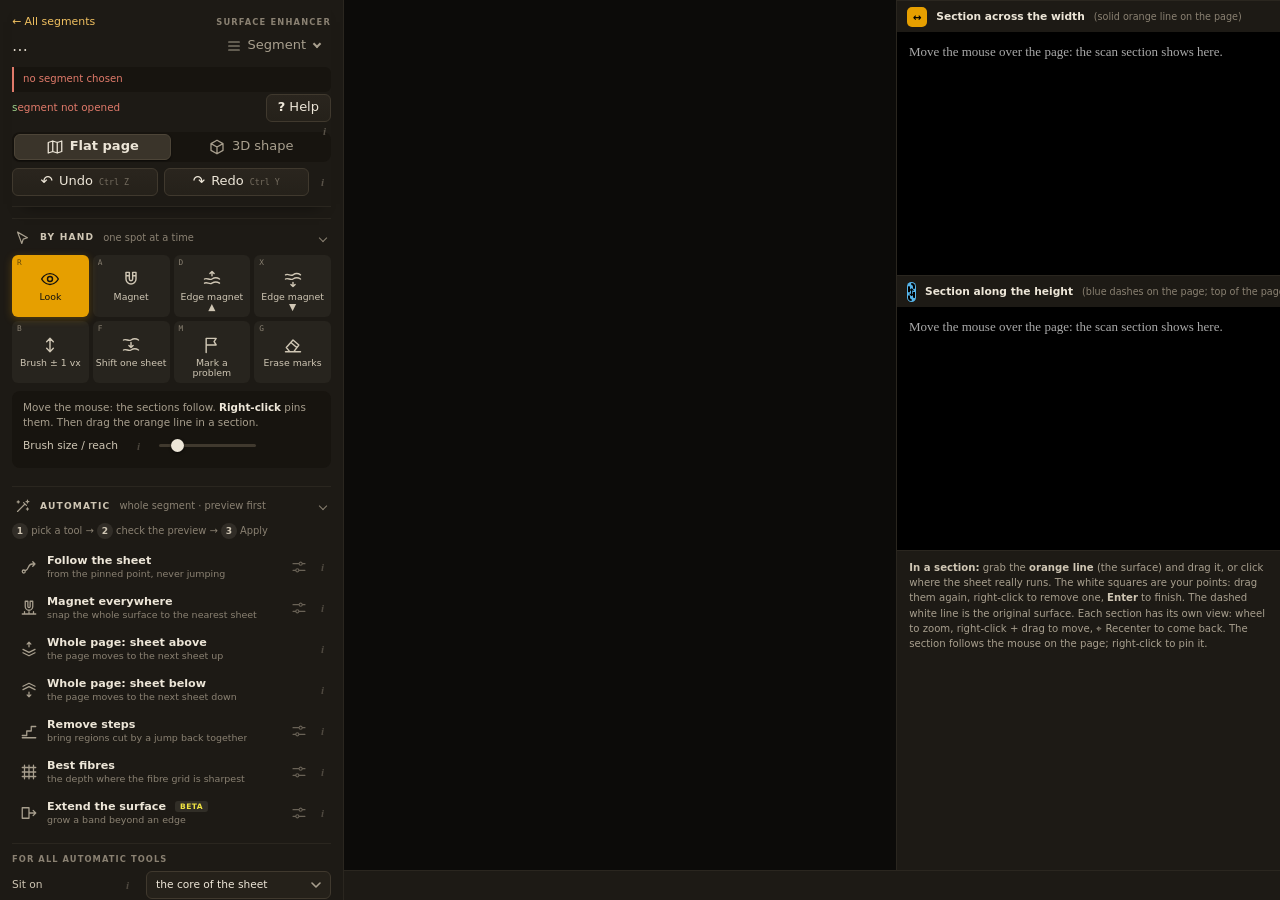
<file: surface_enhancer/web/editor.html>
<!doctype html>
<html lang="en" data-theme="dark">
<head>
<meta charset="utf-8">
<meta name="viewport" content="width=device-width, initial-scale=1">
<title>Surface Enhancer</title>
<link rel="icon" href="data:image/svg+xml,%3Csvg xmlns=%27http://www.w3.org/2000/svg%27 viewBox=%270 0 16 16%27%3E%3Crect width=%2716%27 height=%2716%27 rx=%273%27 fill=%27%2314120e%27/%3E%3Cpath d=%27M2 10 Q5 4 8 9 T14 7%27 stroke=%27%23E69F00%27 stroke-width=%272%27 fill=%27none%27/%3E%3C/svg%3E">
<link rel="stylesheet" href="style.css">
<link rel="stylesheet" href="panneau.css">
<link rel="stylesheet" href="fini.css">
</head>
<body class="editeur">
<div id="app">
  <aside id="panneau">
    <div class="tete">
      <div class="ligne serre"><a id="retour" href="./" target="_top" title="Back to the list of segments">← All segments</a><span class="caps pousse">Surface Enhancer</span></div>
      <h1 id="titre">…</h1>
      <div class="ligne serre">
        <div id="sauve" title="Every gesture is written to disk right away (journal + versioned copy). You can close the tab at any time.">loading…</div>
        <button id="aideBtn" class="pousse" title="Mouse gestures, keys, what the buttons do (? key)"><b>?</b> Help</button>
      </div>
      <div id="avis" class="avis" hidden></div>
    </div>

    <div id="panneauCorps"></div>
    <p class="doux petit">Ink shown here was predicted on the original surface. To read ink on the retouched surface, export it (or run <code>render</code>) and use your own ink model.</p>
  </aside>

  <main>
    <div id="vues">
      <div id="zonePage">
        <canvas id="page" tabindex="0" aria-label="Flat page of the segment"></canvas>
        <canvas id="gl" hidden aria-label="3D view of the surface"></canvas>
        <div id="info3d" hidden>
          <b>3D view</b> · drag: rotate · wheel: zoom · right-click + drag: pan · <b>click: back to 2D at this spot</b><br>
          <span class="l3"><i class="rond"></i> round orange dots: neighbouring sheet above</span>
          <span class="l3"><i class="carre"></i> small blue squares: neighbouring sheet below</span>
          <span class="l3">translucent ribbons: the two scan sections (↔ and ↕)</span><br>
          <label title="Whole segment (lighter mesh), or only a full-resolution patch around the point"><input id="v3dTout" type="checkbox" checked> whole segment</label>
          <label title="Dots of the sheets just above and below (patch only)"><input id="v3dVoisines" type="checkbox"> neighbouring sheets</label>
          <label><input id="v3dCoupes" type="checkbox" checked> sections</label>
          <label title="Size of the full-resolution patch (moving it switches to the patch)">patch size <input id="v3dTaille" type="range" min="30" max="150" step="10" value="80"></label>
        </div>
        <div id="echelle"></div>
        <div id="coord"></div>
        <div id="charge" hidden>loading…</div>
        <div id="outilInfo"></div>
      </div>
      <div id="coupes">
        <section class="coupe" data-axe="u">
          <header><span class="sym su">↔</span> Section across the width <span class="doux">(solid orange line on the page)</span><span class="droite" id="infoU"></span></header>
          <canvas id="coupeU"></canvas>
        </section>
        <section class="coupe" data-axe="v">
          <header><span class="sym sv">↕</span> Section along the height <span class="doux">(blue dashes on the page; top of the page on the left)</span><span class="droite" id="infoV"></span></header>
          <canvas id="coupeV"></canvas>
        </section>
        <div class="noteCoupe">
          <b>In a section:</b> grab the <b>orange line</b> (the surface) and drag it, or click where the sheet really runs. The white squares are your points: drag them again, right-click to remove one, <b>Enter</b> to finish.
          The dashed white line is the original surface. Each section has its own view: wheel to zoom, right-click + drag to move, ⌖ Recenter to come back. <span id="epingle"></span>
        </div>
      </div>
    </div>
    <footer id="aide"></footer>
  </main>
</div>

<!-- empty state: no segment, segment not prepared, server stopped -->
<div id="vide" class="plein" hidden>
  <div class="boite">
    <div class="caps">Surface Enhancer</div>
    <h1 id="videTitre">This segment cannot be opened</h1>
    <p id="videTexte"></p>
    <p><a class="bouton principal" href="./" target="_top">← Back to the list of segments</a> <button id="videReessayer">Try again</button></p>
  </div>
</div>

<!-- help -->
<div id="aideDlg" class="dialogue" hidden role="dialog" aria-modal="true" aria-labelledby="aideTitre">
  <div class="boite large">
    <header><h1 id="aideTitre">How it works</h1><button class="fermer" data-fermer title="Close (Esc)">✕ Close</button></header>
    <div class="colonnes">
      <section>
        <h2>The idea</h2>
        <p>The left view is your segment laid <b>flat</b>. The right views are two <b>sections of the scan</b> through the point under the mouse, 40 voxels above and below the surface. The <b>orange line</b> is the surface; the papyrus sheets are the bright bands. Where the line leaves its sheet, pull it back.</p>
        <p>The original surface is never modified. Every gesture is saved at once and can be undone without limit.</p>
        <p>In the left panel, every control has an <b>ⓘ</b>: hover it for what it does, how to use it and a small animation; click it to keep the card open.</p>
        <h2>Mouse</h2>
        <table class="touches">
          <tr><td>Page</td><td>move</td><td>the two sections follow</td></tr>
          <tr><td>Page</td><td>right-click</td><td>pin the sections here; right-click again (or Esc) releases them</td></tr>
          <tr><td>Page</td><td>wheel · right-click + drag (or Space)</td><td>zoom · pan</td></tr>
          <tr><td>Page</td><td>Shift + wheel</td><td>depth of the page</td></tr>
          <tr><td>Section</td><td>drag the orange line</td><td>the surface follows, smoothly, over the “reach” on each side</td></tr>
          <tr><td>Section</td><td>click elsewhere</td><td>“the surface runs here”; white squares = your points (drag again, right-click removes, Enter finishes)</td></tr>
          <tr><td>Section</td><td>wheel · right-click + drag · ⌖ Recenter</td><td>zoom this section · move it in its window · put it back on the point</td></tr>
          <tr><td>3D</td><td>drag · wheel · click</td><td>rotate · zoom · back to 2D at that spot</td></tr>
        </table>
        <h2>Tools (keys)</h2>
        <table class="touches">
          <tr><td><kbd>R</kbd></td><td>Look</td><td>nothing is changed</td></tr>
          <tr><td><kbd>A</kbd></td><td>Magnet</td><td>snaps to the nearest sheet under the brush, never further than “Magnet: at most”</td></tr>
          <tr><td><kbd>D</kbd> <kbd>X</kbd></td><td>Edge magnets</td><td>same, then sits N voxels from the core of the sheet (top / bottom side); Shift = other side</td></tr>
          <tr><td><kbd>B</kbd></td><td>Brush</td><td>up 1 voxel per pass; Shift = down</td></tr>
          <tr><td><kbd>F</kbd></td><td>Shift one sheet</td><td>paint a region, then <kbd>PgUp</kbd> / <kbd>PgDn</kbd>: the region jumps to the sheet above / below</td></tr>
          <tr><td><kbd>M</kbd> <kbd>G</kbd></td><td>Mark / erase</td><td>problem areas: kept, scored separately</td></tr>
        </table>
      </section>
      <section>
        <h2>Other keys</h2>
        <table class="touches">
          <tr><td><kbd>Tab</kbd></td><td colspan="2">2D ⇄ 3D at the same spot</td></tr>
          <tr><td><kbd>N</kbd></td><td colspan="2">go to the worst tile (again = next one)</td></tr>
          <tr><td><kbd>S</kbd> <kbd>Q</kbd> <kbd>Z</kbd></td><td colspan="2">score map · fibre score map · marked areas</td></tr>
          <tr><td><kbd>E</kbd> <kbd>P</kbd></td><td colspan="2">next ink layer · dots of the detected sheets</td></tr>
          <tr><td><kbd>↑</kbd> <kbd>↓</kbd></td><td colspan="2">depth of the page (−8 … +8 voxels)</td></tr>
          <tr><td><kbd>[</kbd> <kbd>]</kbd></td><td colspan="2">reach / brush size</td></tr>
          <tr><td><kbd>Ctrl+Z</kbd> <kbd>Ctrl+Y</kbd></td><td colspan="2">undo / redo, unlimited</td></tr>
          <tr><td><kbd>Esc</kbd></td><td colspan="2">finish the line · cancel a preview · back to Look · release the pin</td></tr>
          <tr><td><kbd>?</kbd></td><td colspan="2">this help</td></tr>
        </table>
        <h2>Automatic buttons</h2>
        <p>Each one first computes a <b>preview</b> (nothing is written): numbers in the panel and a map on the page — orange hatching ╱ = moves towards the top of the section, blue hatching ╲ = towards the bottom, solid = 4 voxels or more (a change of sheet), white dots = proposed then refused. <b>Apply</b> writes it as one gesture (one Ctrl+Z). <b>Follow the sheet</b> and <b>Remove steps</b> start from the pinned point: click a spot where the surface is right first.</p>
        <h2>The score</h2>
        <p>0–100 per tile of 8 grid nodes: distance from the surface to the nearest sheet (35 %), sharpness of that sheet (20 %), steps between neighbouring nodes (25 %), stretch and shear of the grid (10 %), a neighbouring sheet too close (10 %). On the map: blank = good, dots = fair, hatching = weak, cross-hatching = bad, with the number and a letter for the biggest penalty (D distance, N sharpness, M step, G grid, V neighbour). The score helps you find places to look at; your eye on the sections decides.</p>
        <h2>Export, VC3D, ink</h2>
        <p><b>Export / download…</b> gives a zip (tifxyz segment + offset field + journal) or writes a <b>new</b> segment into your VC3D volume package. A retouch is limited to ± 32 voxels around the original surface; to go further, export, then prepare the export as a new segment.</p>
        <p><b>Re-read the ink:</b> this tool does not ship an ink model. Render the layers of the retouched surface (<code>python -m surface_enhancer render NAME</code>), run your own model, then show its output here with <code>ink-layer NAME "Label=prediction.tif"</code>.</p>
      </section>
    </div>
  </div>
</div>

<!-- export -->
<div id="exportDlg" class="dialogue" hidden role="dialog" aria-modal="true" aria-labelledby="exportTitre">
  <div class="boite">
    <header><h1 id="exportTitre">Export the retouched surface</h1><button class="fermer" data-fermer title="Close (Esc)">✕ Close</button></header>
    <p id="exportResume" class="doux"></p>
    <fieldset id="exportGrille" hidden>
      <legend>Grid of the exported segment</legend>
      <label class="coche"><input type="radio" name="grille" value="original" checked> <span id="grilleOriginale">same node layout as your segment</span></label>
      <label class="coche"><input type="radio" name="grille" value="working"> <span id="grilleTravail">working grid</span></label>
    </fieldset>
    <label class="champ"><span>Id of the new segment <span class="doux">(optional; folder name = id)</span></span><input id="exportId" type="text" spellcheck="false" autocomplete="off"></label>

    <h2>1 · Download</h2>
    <div class="ligne">
      <button id="dlBundle" class="principal" title="One zip: the tifxyz segment, plus the offset field and the journal of gestures">⬇ Download .zip <span class="doux">(segment + offset field + journal)</span></button>
    </div>
    <div class="ligne petit"><span class="doux">or only:</span> <button id="dlSegment">segment (tifxyz zip)</button><button id="dlOffset">offset field (.npy)</button><button id="dlJournal">journal (.jsonl)</button></div>

    <h2>2 · Write into a VC3D volume package <span class="doux">(as a new segment)</span></h2>
    <label class="champ"><span>Segments folder <span class="doux">(the <code>paths/</code> folder of the package)</span></span><input id="exportDossier" type="text" spellcheck="false" autocomplete="off" placeholder="/path/to/scroll.volpkg/paths"></label>
    <div class="ligne"><button id="exportVc">Write the new segment there</button><button id="exportLocal" title="Keeps a copy in the exports folder of this segment, inside the Surface Enhancer data folder">Save in the exports folder instead</button></div>
    <div id="exportResultat" class="carte petit" hidden role="status" aria-live="polite"></div>
    <p class="doux petit">The original segment is never touched and an existing folder is never overwritten.</p>
  </div>
</div>

<script src="panneau.js"></script>
<script src="vue3d.js"></script>
<script src="app.js"></script>
<script src="editor_extra.js"></script>
</body>
</html>
</file>
<file: surface_enhancer/web/style.css>
/* Surface Enhancer — dark theme, Okabe–Ito palette; every piece of information is also carried by a shape, a pattern or a word (never colour alone). */
:root {
  --fond: #14120e; --surface: #1d1a15; --surface-2: #26221b; --encre: #ede6d8; --encre-2: #cfc6b4; --doux: #a89f8e; --pale: #8a8172; --filet: #2f2a22; --filet-fort: #4a4336;
  --accent: #E69F00; --accent-2: #F0C060; --accent-pale: #33280f; --alerte: #e07a6a; --ok: #9fd18b; --sur-accent: #14120e;
  --oi-orange: #E69F00; --oi-ciel: #56B4E9; --oi-vert: #009E73; --oi-jaune: #F0E442; --oi-bleu: #0072B2; --oi-vermillon: #D55E00; --oi-violet: #CC79A7;
  --rayon: 6px; --police: "Segoe UI Variable Text", "Segoe UI", system-ui, sans-serif; --mono: "Cascadia Mono", Consolas, monospace; --serif: "Palatino Linotype", "Book Antiqua", Georgia, serif;
  color-scheme: dark;
}
* { box-sizing: border-box; }
html, body { margin: 0; height: 100%; overflow: hidden; background: var(--fond); color: var(--encre); font: 13px/1.45 var(--police); font-variant-numeric: tabular-nums; }
#app { display: grid; grid-template-columns: 318px minmax(0, 1fr); height: 100vh; }
#panneau { background: var(--surface); border-right: 1px solid var(--filet); padding: 0 14px 20px; overflow-y: auto; }
.tete { position: sticky; top: 0; background: var(--surface); padding: 12px 0 8px; z-index: 3; border-bottom: 1px solid var(--filet); }
.caps { font-size: .68rem; letter-spacing: .1em; text-transform: uppercase; color: var(--pale); font-weight: 600; }
h1 { font: 400 1.25rem/1.2 var(--serif); margin: 2px 0 6px; }
h2 { font-size: .7rem; letter-spacing: .09em; text-transform: uppercase; color: var(--pale); margin: 16px 0 6px; font-weight: 600; }
h2 .doux { text-transform: none; letter-spacing: 0; font-weight: 400; }
.doux { color: var(--doux); } .petit { font-size: .82rem; }
#sauve { display: inline-block; padding: 3px 10px; border-radius: 999px; border: 1px solid var(--filet-fort); color: var(--ok); font-weight: 600; font-size: .86rem; }
#sauve.encours { color: var(--accent-2); border-style: dashed; } #sauve.erreur { color: var(--alerte); border-color: var(--alerte); }
button { background: var(--surface-2); color: var(--encre); border: 1px solid var(--filet-fort); border-radius: 999px; padding: 5px 12px; font: inherit; cursor: pointer; }
button:hover:not(:disabled) { border-color: var(--accent); color: var(--accent-2); }
button:disabled { opacity: .5; cursor: not-allowed; border-style: dashed; }
button.actif { background: var(--accent); border-color: var(--accent); color: var(--sur-accent); font-weight: 600; }
button.principal { border-color: var(--accent); color: var(--accent-2); font-weight: 600; }
button:focus-visible, input:focus-visible, select:focus-visible { outline: 2px solid var(--accent-2); outline-offset: 2px; }
kbd { font: 600 .72rem var(--mono); border: 1px solid var(--filet-fort); border-bottom-width: 2px; border-radius: 4px; padding: 0 5px; color: var(--encre-2); background: var(--fond); }
.bascule { display: grid; grid-template-columns: 1fr 1fr; gap: 6px; margin-top: 12px; }
.outils { display: grid; grid-template-columns: 1fr 1fr; gap: 6px; }
.outils button { text-align: left; border-radius: var(--rayon); padding: 6px 9px; }
.outils button b { display: inline-block; min-width: 1.5em; font: 700 .78rem var(--mono); border: 1px solid currentColor; border-radius: 4px; text-align: center; margin-right: 5px; opacity: .85; }
.autos { display: grid; grid-template-columns: 1fr 1fr; gap: 6px; margin-bottom: 6px; } .autos button { text-align: left; border-radius: var(--rayon); padding: 6px 9px; border-color: var(--oi-ciel); }
.barre { height: 6px; background: var(--surface-2); border-radius: 3px; overflow: hidden; margin: 6px 0; } .barre i { display: block; height: 100%; width: 0; background: var(--accent); transition: width .3s; }
#autoBilan b { color: var(--accent-2); } #autoBilan div { margin: 3px 0; }
.pa-haut { background: repeating-linear-gradient(135deg, #E69F00 0 2px, #33280f 2px 5px); } .pa-bas { background: repeating-linear-gradient(45deg, #56B4E9 0 2px, #1c2a33 2px 5px); }
.pa-gros { background: linear-gradient(90deg, #E69F00 0 50%, #56B4E9 50% 100%); } .pa-refus { background: radial-gradient(#fff 1.2px, transparent 1.6px) 0 0 / 5px 5px #444; }
.pat-fibres { background: repeating-linear-gradient(45deg, #56B4E9 0 2px, #1c2a33 2px 5px); }
.ligne { display: flex; gap: 6px; align-items: center; flex-wrap: wrap; margin: 6px 0; }
.reglage { display: grid; grid-template-columns: 112px 1fr 64px; gap: 8px; align-items: center; margin: 5px 0; }
.reglage output { text-align: right; color: var(--encre-2); font-family: var(--mono); font-size: .8rem; }
.reglage select { grid-column: 2 / 4; }
input[type=range] { width: 100%; accent-color: var(--accent); }
select { background: var(--surface-2); color: var(--encre); border: 1px solid var(--filet-fort); border-radius: var(--rayon); padding: 4px 6px; font: inherit; }
.coche { display: flex; gap: 7px; align-items: center; margin: 4px 0; cursor: pointer; } .coche kbd { margin-left: auto; }
.carte { background: var(--fond); border: 1px solid var(--filet); border-radius: var(--rayon); padding: 10px 12px; margin: 6px 0; }
.gros { font: 400 2rem/1 var(--serif); } .gros small { font: 400 .8rem var(--police); color: var(--doux); }
.diff { margin: 4px 0 6px; font-weight: 600; } .monte { color: var(--ok); } .descend { color: var(--alerte); }
#tabScore { width: 100%; border-collapse: collapse; font-size: .84rem; } #tabScore td, #tabScore th { padding: 2px 4px; text-align: right; border-top: 1px solid var(--filet); }
#tabScore th { color: var(--pale); font-weight: 600; } #tabScore td:first-child, #tabScore th:first-child { text-align: left; }
.derniere { margin-top: 8px; padding-top: 6px; border-top: 1px dashed var(--filet-fort); }
#sousCurseur table { width: 100%; border-collapse: collapse; } #sousCurseur td { padding: 1px 3px; } #sousCurseur td:last-child { text-align: right; font-family: var(--mono); }
.legende { display: grid; grid-template-columns: 1fr 1fr; gap: 3px 8px; font-size: .78rem; color: var(--encre-2); margin-top: 6px; }
.pat { display: inline-block; width: 16px; height: 12px; border: 1px solid #000; vertical-align: -2px; background: #555; }
.p-bon { background: #444; }
.p-moyen { background: radial-gradient(#F0E442 1.2px, transparent 1.6px) 0 0 / 5px 5px #444; }
.p-faible { background: repeating-linear-gradient(135deg, #E69F00 0 2px, #4a3a1a 2px 5px); }
.p-mauvais { background: repeating-linear-gradient(135deg, #D55E00 0 2px, transparent 2px 5px), repeating-linear-gradient(45deg, #D55E00 0 2px, #4a2414 2px 5px); }
.pat-zone { background: repeating-linear-gradient(45deg, #56B4E9 0 1.5px, #1c2a33 1.5px 5px); border-color: #56B4E9; }
.pat-score { background: repeating-linear-gradient(135deg, #E69F00 0 2px, #4a3a1a 2px 5px); }
.pied { margin-top: 14px; }
main { display: grid; grid-template-rows: minmax(0, 1fr) 30px; min-width: 0; height: 100vh; }
#vues { display: grid; grid-template-columns: minmax(0, 1fr) minmax(420px, 42%); min-height: 0; }
#zonePage { position: relative; background: #0b0a08; overflow: hidden; min-width: 0; }
#page, #gl { position: absolute; inset: 0; width: 100%; height: 100%; display: block; outline: none; }
#page { cursor: crosshair; touch-action: none; }
#gl { cursor: grab; }
#echelle, #coord, #charge, #outilInfo, #info3d { position: absolute; background: rgba(0, 0, 0, .72); color: #fff; padding: 4px 9px; border-radius: 4px; font-size: 12px; pointer-events: none; }
#echelle { left: 10px; bottom: 10px; } #coord { right: 10px; bottom: 10px; font-family: var(--mono); } #charge { right: 10px; top: 10px; color: var(--accent-2); }
#outilInfo { left: 10px; top: 10px; font-weight: 600; border: 1px solid var(--accent); } #outilInfo:empty { display: none; }
#info3d { left: 10px; top: 10px; right: 10px; pointer-events: auto; line-height: 1.7; } #info3d label { margin-right: 14px; } #info3d input[type=range] { width: 110px; vertical-align: middle; }
.l3 { margin-right: 14px; white-space: nowrap; } .l3 i { display: inline-block; width: 10px; height: 10px; margin-right: 4px; vertical-align: -1px; border: 1px solid #000; }
.l3 .rond { background: #E69F00; border-radius: 50%; } .l3 .carre { background: #56B4E9; }
#coupes { border-left: 1px solid var(--filet); background: var(--surface); display: flex; flex-direction: column; min-width: 0; overflow-y: auto; }
.coupe header { padding: 5px 10px; font-weight: 600; display: flex; gap: 8px; align-items: baseline; border-bottom: 1px solid var(--filet); border-top: 1px solid var(--filet); white-space: nowrap; overflow: hidden; }
.coupe header .doux { font-weight: 400; font-size: .8rem; } .coupe header .droite { margin-left: auto; font: 400 .78rem var(--mono); color: var(--encre-2); }
.sym { display: inline-block; width: 22px; text-align: center; border-radius: 4px; color: #000; font-weight: 700; } .su { background: var(--oi-orange); } .sv { background: var(--oi-ciel); outline: 2px dashed #000; outline-offset: -3px; }
.coupe canvas { display: block; width: 100%; background: #000; cursor: ns-resize; touch-action: none; }
.noteCoupe { padding: 8px 12px; color: var(--encre-2); font-size: .84rem; }
#aide { background: var(--surface); border-top: 1px solid var(--filet); padding: 0 12px; line-height: 30px; white-space: nowrap; overflow: hidden; text-overflow: ellipsis; font-size: .84rem; color: var(--encre-2); }
#aide b { color: var(--accent-2); font-weight: 600; } #aide kbd { margin: 0 2px; }
#message { min-height: 1.3em; margin-top: 4px; } #message.erreur { color: var(--alerte); font-weight: 600; }
[hidden] { display: none !important; }

/* ───────────── shared additions: links as buttons, fields, dialogs ───────────── */
a { color: var(--accent-2); }
a.bouton, .bouton { display: inline-block; background: var(--surface-2); color: var(--encre); border: 1px solid var(--filet-fort); border-radius: 999px; padding: 5px 12px; text-decoration: none; cursor: pointer; }
a.bouton:hover { border-color: var(--accent); color: var(--accent-2); } a.bouton.principal { border-color: var(--accent); color: var(--accent-2); font-weight: 600; }
a:focus-visible, summary:focus-visible, .depot:focus-visible { outline: 2px solid var(--accent-2); outline-offset: 2px; }
button.discret { border-color: transparent; color: var(--doux); } button.lien { border: 0; background: none; padding: 0 2px; color: var(--accent-2); text-decoration: underline; border-radius: 2px; }
.pousse { margin-left: auto; } .serre { margin: 2px 0; }
code { font: .86em var(--mono); background: var(--surface-2); padding: 0 4px; border-radius: 3px; }
.champ { display: block; margin: 8px 0; } .champ > span { display: block; margin-bottom: 3px; color: var(--encre-2); }
.champ input[type=text], .champ select, input[type=search] { width: 100%; background: var(--fond); color: var(--encre); border: 1px solid var(--filet-fort); border-radius: var(--rayon); padding: 6px 8px; font: .92rem var(--mono); }
.champ.court input { max-width: 140px; }
fieldset { border: 1px solid var(--filet); border-radius: var(--rayon); margin: 8px 0; padding: 6px 10px; } legend { color: var(--pale); font-size: .8rem; padding: 0 4px; }
.avis { margin-top: 8px; padding: 6px 9px; border: 1px dashed var(--accent); border-radius: var(--rayon); color: var(--accent-2); font-size: .84rem; }
.dialogue, .plein { position: fixed; inset: 0; z-index: 20; background: rgba(8, 7, 5, .78); display: flex; align-items: flex-start; justify-content: center; padding: 4vh 16px; overflow-y: auto; }
.plein { background: var(--fond); align-items: center; }
.boite { background: var(--surface); border: 1px solid var(--filet-fort); border-radius: 10px; padding: 16px 20px 18px; width: min(640px, 100%); box-shadow: 0 18px 60px rgba(0, 0, 0, .6); }
.boite.large { width: min(1080px, 100%); }
.boite header { display: flex; align-items: center; gap: 12px; margin-bottom: 6px; } .boite header h1 { margin: 0; flex: 1; font-size: 1.35rem; }
.boite h2 { margin-top: 14px; } .boite p, .boite li { line-height: 1.5; color: var(--encre-2); } .boite ol { padding-left: 20px; } .boite li { margin: 6px 0; }
.colonnes { display: grid; grid-template-columns: 1fr 1fr; gap: 0 28px; }
.touches { width: 100%; border-collapse: collapse; font-size: .86rem; } .touches td { padding: 3px 6px 3px 0; border-top: 1px solid var(--filet); vertical-align: top; color: var(--encre-2); }
.touches td:first-child { white-space: nowrap; color: var(--encre); } .touches td:nth-child(2) { color: var(--encre); }
#exportResultat.erreur, .etat.bad { border-color: var(--alerte); } #exportResultat code { word-break: break-all; }

/* ───────────── editor: collapsible groups, laptop screens ───────────── */
#app { grid-template-columns: clamp(272px, 23vw, 318px) minmax(0, 1fr); }
#vues { grid-template-columns: minmax(0, 1fr) minmax(330px, 41%); }
#retour { font-size: .84rem; text-decoration: none; } #retour:hover { text-decoration: underline; }
details.groupe { border-top: 1px solid var(--filet); margin-top: 10px; padding-top: 2px; }
details.groupe > summary { cursor: pointer; list-style: none; font-size: .7rem; letter-spacing: .09em; text-transform: uppercase; color: var(--pale); font-weight: 600; padding: 8px 0 6px; display: flex; gap: 6px; align-items: baseline; }
details.groupe > summary::-webkit-details-marker { display: none; }
details.groupe > summary::before { content: "▸"; display: inline-block; width: 1em; color: var(--accent-2); } details.groupe[open] > summary::before { content: "▾"; }
details.groupe > summary .doux { text-transform: none; letter-spacing: 0; font-weight: 400; }
details.groupe > summary:hover { color: var(--encre); }
@media (max-height: 820px) { .tete { padding: 8px 0 6px; } h1 { font-size: 1.1rem; margin-bottom: 4px; } .noteCoupe { font-size: .78rem; padding: 6px 10px; } .bascule { margin-top: 8px; } }
@media (max-width: 1180px) { .reglage { grid-template-columns: 96px 1fr 56px; } .outils, .autos { grid-template-columns: 1fr; } .coupe header .doux { display: none; } }
@media (max-width: 900px) {
  html, body.editeur { overflow: auto; height: auto; } #app { grid-template-columns: 1fr; height: auto; } #panneau { border-right: 0; max-height: none; order: 2; }
  main { height: auto; grid-template-rows: auto 30px; } #vues { grid-template-columns: 1fr; } #zonePage { height: 62vh; } .colonnes { grid-template-columns: 1fr; }
}

/* ───────────── home page ───────────── */
html:has(body.accueil), body.accueil { overflow: auto; height: auto; min-height: 100%; }
.bandeau { display: flex; gap: 16px; align-items: flex-end; padding: 18px max(16px, calc((100vw - 1240px) / 2)) 12px; border-bottom: 1px solid var(--filet); background: var(--surface); }
.bandeau h1 { font-size: 1.5rem; margin: 2px 0 0; }
.page { display: block; height: auto; padding: 8px max(16px, calc((100vw - 1240px) / 2)) 40px; }
.bloc { background: var(--surface); border: 1px solid var(--filet); border-radius: 10px; padding: 12px 16px 14px; margin-top: 16px; }
.bloc h2 { font-size: .78rem; margin: 2px 0 6px; } .bloc h3 { font: 600 .95rem var(--police); margin: 10px 0 6px; } .bloc h3 .doux { font-weight: 400; font-size: .86rem; }
.deux { display: grid; grid-template-columns: minmax(0, 1.05fr) minmax(0, 1fr); gap: 16px; align-items: start; }
@media (max-width: 980px) { .deux { grid-template-columns: 1fr; } .bandeau { flex-wrap: wrap; } }
.liste { display: grid; gap: 8px; } .liste.dense { gap: 0; max-height: 420px; overflow-y: auto; border: 1px solid var(--filet); border-radius: var(--rayon); margin-top: 6px; }
.seg { background: var(--fond); border: 1px solid var(--filet); border-radius: var(--rayon); padding: 9px 12px; }
.segTete { display: flex; gap: 8px; align-items: center; flex-wrap: wrap; } .segTete h3 { margin: 0; font: 400 1.12rem var(--serif); }
.segInfos { margin: 3px 0 4px; font-size: .86rem; line-height: 1.5; }
.tag { font-size: .74rem; border: 1px solid var(--filet-fort); border-radius: 999px; padding: 1px 8px; color: var(--encre-2); white-space: nowrap; }
.tag.ok { color: var(--ok); border-color: var(--ok); } .tag.bad { color: var(--alerte); border-color: var(--alerte); border-style: dashed; }
.okTxt { color: var(--ok); } .badTxt { color: var(--alerte); } .warnTxt { color: var(--accent-2); }
.job { border: 1px solid var(--filet-fort); border-left: 4px solid var(--accent); border-radius: var(--rayon); padding: 8px 12px; margin-bottom: 8px; background: var(--fond); }
.job.done { border-left-color: var(--ok); } .job.failed, .job.interrupted { border-left-color: var(--alerte); border-left-style: double; } .job.cancelled { border-left-style: dashed; }
.job pre { white-space: pre-wrap; word-break: break-word; font: .78rem var(--mono); color: var(--encre-2); max-height: 220px; overflow: auto; margin: 6px 0 0; }
.job .barre, .etat .barre { height: 10px; border: 1px solid var(--filet-fort); }
.barre i { background: repeating-linear-gradient(135deg, var(--accent) 0 6px, var(--accent-2) 6px 12px); }
.videBloc { padding: 14px 12px; color: var(--encre-2); border: 1px dashed var(--filet-fort); border-radius: var(--rayon); }
.videBloc p { margin: 4px 0; }
.etapes { list-style: none; margin: 0; padding: 0; counter-reset: etape; } .etapes > li { counter-increment: etape; border-top: 1px solid var(--filet); padding: 4px 0 10px; }
.etapes > li:first-child { border-top: 0; } .etapes h3::before { content: counter(etape) " · "; color: var(--accent-2); }
.onglets { display: flex; gap: 6px; margin-bottom: 8px; } .onglets button { border-radius: var(--rayon); }
.depot { display: block; border: 2px dashed var(--filet-fort); border-radius: var(--rayon); padding: 18px 14px; text-align: center; cursor: pointer; background: var(--fond); line-height: 1.6; }
.depot:hover, .depot.survol { border-color: var(--accent); } .depot .doux { display: block; font-size: .84rem; }
.etat { margin: 8px 0; padding: 7px 10px; border: 1px solid var(--filet); border-left-width: 4px; border-radius: var(--rayon); background: var(--fond); font-size: .88rem; line-height: 1.5; }
.etat.ok { border-left-color: var(--ok); } .etat.bad { border-left-color: var(--alerte); border-left-style: double; }
.rang { display: flex; gap: 10px; align-items: center; padding: 6px 10px; border-top: 1px solid var(--filet); } .rang:first-child { border-top: 0; } .rang > div { flex: 1; min-width: 0; overflow-wrap: anywhere; }
input[type=search] { max-width: 260px; }
.pied { margin-top: 18px; line-height: 1.6; }

/* simple import (25 Nov) : three numbered steps, one obvious path */
.ajout .pas{display:flex;gap:14px;align-items:flex-start;padding:14px 0;border-top:1px solid rgba(255,255,255,.08)}
.ajout .pas:first-of-type{border-top:0}
.ajout .num{flex:0 0 34px;height:34px;border-radius:50%;background:#E69F00;color:#14120e;font-weight:700;display:flex;align-items:center;justify-content:center;font-size:17px}
.ajout .corps{flex:1;min-width:0}.ajout .corps h3{margin:4px 0 8px;font-size:17px}
.depot.grand{min-height:120px;display:flex;flex-direction:column;justify-content:center;gap:6px;font-size:16px}
.onglets.discret{margin-top:8px;opacity:.85}.onglets.discret button{font-size:12px;padding:3px 8px}
#rouleau{width:100%;max-width:520px;font-size:15px;padding:8px}
button.gros{font-size:16px;padding:10px 18px}
details.avance{margin-top:12px}details.avance summary,details#blocVc summary{cursor:pointer}
details#blocVc{margin-top:16px}
</file>
<file: surface_enhancer/web/panneau.css>
/* Surface Enhancer — the left panel (built by panneau.js): groups, tool tiles, automatic tools with their drawer, ⓘ cards.
   Same tokens as style.css (dark theme, Okabe–Ito). Nothing is told by colour alone: every state also has a shape, a border or a word. */
#app { grid-template-columns: 344px minmax(0, 1fr); }
#panneau { padding: 0 12px 24px; scrollbar-width: thin; scrollbar-color: var(--filet-fort) transparent; }
.ic { width: 18px; height: 18px; flex: none; fill: none; stroke: currentColor; stroke-width: 1.7; stroke-linecap: round; stroke-linejoin: round; }

/* the ⓘ button */
#panneau .i { flex: none; width: 16px; height: 16px; min-width: 0; padding: 0; border-radius: 50%; text-indent: -1px; border: 1px solid var(--filet-fort); background: var(--surface); color: var(--doux);
  font: italic 700 11px/14px var(--serif); text-align: center; cursor: help; vertical-align: 1px; }
#panneau .i:hover, #panneau .i:focus-visible { border-color: var(--accent); color: var(--sur-accent); background: var(--accent); }

/* under the name of the segment: view, undo, redo */
.rapide { display: grid; gap: 6px; margin-top: 9px; }
.rapide .bascule, .rapide .defaire { display: grid; grid-template-columns: 1fr 1fr 16px; gap: 6px; align-items: center; margin: 0; }
.rapide button:not(.i) { display: flex; align-items: center; justify-content: center; gap: 6px; border-radius: var(--rayon); padding: 5px 6px; white-space: nowrap; }
.rapide .fl { font-size: 1.15rem; line-height: 1; } .rapide kbd { font-size: .64rem; padding: 0 3px; opacity: .8; }
.rapide button.actif kbd { color: var(--sur-accent); }

/* groups */
details.grp { border: 1px solid var(--filet); border-radius: 8px; margin-top: 10px; background: var(--fond); }
details.grp > summary { display: flex; align-items: center; gap: 8px; padding: 8px 10px; cursor: pointer; list-style: none; border-radius: 8px; user-select: none; }
details.grp > summary::-webkit-details-marker { display: none; }
details.grp > summary .ic { color: var(--accent); width: 20px; height: 20px; }
details.grp > summary .gt { font-weight: 700; font-size: .95rem; letter-spacing: .01em; }
details.grp > summary .gs { color: var(--doux); font-size: .78rem; white-space: nowrap; overflow: hidden; text-overflow: ellipsis; min-width: 0; flex: 1; }
details.grp > summary .chevron { width: 8px; height: 8px; border-right: 2px solid var(--doux); border-bottom: 2px solid var(--doux); transform: rotate(-45deg); transition: transform .15s; flex: none; margin-right: 3px; }
details.grp[open] > summary .chevron { transform: rotate(45deg); }
details.grp > summary:hover .gt { color: var(--accent-2); }
details.grp[open] > summary { border-bottom: 1px solid var(--filet); border-radius: 8px 8px 0 0; background: var(--surface); }
.gc { padding: 9px 10px 10px; }
.gc .carte { background: var(--surface); }

/* tools: tiles */
.outils { grid-template-columns: repeat(4, 1fr); gap: 5px; }
.outil { position: relative; }
.outils .outil button[data-outil] { width: 100%; height: 66px; padding: 14px 2px 4px; display: flex; flex-direction: column; align-items: center; justify-content: flex-start; gap: 3px;
  text-align: center; border-radius: var(--rayon); background: var(--surface); font-size: .74rem; line-height: 1.12; }
.outils .outil button .ic { width: 20px; height: 20px; }
.outils .outil button kbd { position: absolute; left: 4px; top: 3px; font-size: .62rem; padding: 0 3px; border-bottom-width: 1px; }
.outils .outil button.actif { background: var(--accent); color: var(--sur-accent); box-shadow: 0 0 0 2px var(--fond), 0 0 0 4px var(--accent); }
.outils .outil button.actif kbd { background: var(--sur-accent); color: var(--accent-2); border-color: var(--sur-accent); }
#panneau .outil .i { position: absolute; right: 3px; top: 3px; width: 14px; height: 14px; font-size: 10px; line-height: 12px; }
.options { margin-top: 8px; padding: 7px 9px 4px; border: 1px dashed var(--filet-fort); border-radius: var(--rayon); }
.astuce { color: var(--encre-2); font-size: .84rem; margin-bottom: 5px; min-height: 2.5em; } .astuce b { color: var(--accent-2); font-weight: 600; }
.reglage { grid-template-columns: 128px 1fr 58px; }
.reglage > span { display: flex; align-items: center; gap: 5px; justify-content: space-between; }

/* automatic tools */
.mode { margin: 0 0 8px; font-size: .8rem; color: var(--encre-2); } .mode b { display: inline-block; width: 16px; height: 16px; line-height: 16px; text-align: center; border-radius: 50%; background: var(--oi-ciel); color: #000; font-size: .7rem; }
.mode span { color: var(--pale); }
.autos { grid-template-columns: 1fr; gap: 5px; }
.auto { display: grid; grid-template-columns: 1fr 26px 16px; gap: 5px; align-items: center; }
.autos .auto button.lancer { display: flex; align-items: center; gap: 9px; width: 100%; text-align: left; border-radius: var(--rayon); padding: 5px 8px; background: var(--surface); border-color: var(--filet-fort); border-left: 3px solid var(--oi-ciel); }
.autos .auto button.lancer:hover:not(:disabled) { border-color: var(--oi-ciel); color: var(--encre); background: var(--surface-2); }
.auto .lancer .ic { color: var(--oi-ciel); width: 20px; height: 20px; }
.noms { display: flex; flex-direction: column; min-width: 0; line-height: 1.2; } .noms b { font-weight: 600; } .noms small { color: var(--doux); font-size: .74rem; white-space: nowrap; overflow: hidden; text-overflow: ellipsis; }
.rouage { width: 26px; height: 26px; padding: 0; border-radius: var(--rayon); display: flex; align-items: center; justify-content: center; } .rouage .ic { width: 16px; height: 16px; }
.rouage.vide { visibility: hidden; }
.rouage[aria-expanded=true] { background: var(--accent-pale); border-color: var(--accent); color: var(--accent-2); }
.tiroir { grid-column: 1 / -1; padding: 5px 9px 3px; border: 1px dashed var(--filet-fort); border-radius: var(--rayon); margin-bottom: 3px; }
.communs { margin-top: 10px; padding-top: 7px; border-top: 1px solid var(--filet); }
.sousTitre { font-size: .68rem; letter-spacing: .09em; text-transform: uppercase; color: var(--pale); font-weight: 600; margin-bottom: 3px; }
.coche .i { margin-left: auto; } .coche kbd { margin-left: auto; } .coche kbd + .i { margin-left: 0; }
button.etire { flex: 1; display: flex; align-items: center; justify-content: center; gap: 7px; border-radius: var(--rayon); padding: 7px 10px; }
#autoAppliquer { background: var(--accent); color: var(--sur-accent); }
#autoAppliquer:hover:not(:disabled) { color: var(--sur-accent); filter: brightness(1.1); }
.gc > .ligne > button:not(.i):not(.etire) { display: inline-flex; align-items: center; gap: 6px; border-radius: var(--rayon); }
.gros { display: flex; align-items: baseline; gap: 6px; } .gros .i { margin-left: auto; align-self: center; }
.compte { color: var(--encre-2); font-weight: 600; }
.pat-pics { background: radial-gradient(#56B4E9 1.4px, transparent 1.8px) 0 0 / 5px 5px #111; }
.pat-miroir { background: linear-gradient(90deg, #cfc6b4 0 45%, #111 45% 55%, #6c6558 55% 100%); }

/* the ⓘ card */
#bulle { position: fixed; z-index: 50; width: 332px; background: var(--surface-2); color: var(--encre); border: 1px solid var(--accent); border-radius: 10px; padding: 11px 13px 10px;
  box-shadow: 0 10px 34px rgba(0, 0, 0, .65); font-size: .88rem; line-height: 1.45; }
#bulle::before { content: ""; position: absolute; left: -6px; top: 26px; width: 10px; height: 10px; background: var(--surface-2); border-left: 1px solid var(--accent); border-bottom: 1px solid var(--accent); transform: rotate(45deg); }
#bulle .bt { display: flex; align-items: center; gap: 8px; margin-bottom: 7px; font-size: 1rem; } #bulle .bt .ic { color: var(--accent); width: 20px; height: 20px; } #bulle .bt kbd { margin-left: auto; }
#bulle p { margin: 6px 0; } #bulle .bn { color: var(--encre-2); border-left: 3px solid var(--oi-ciel); padding-left: 8px; font-size: .84rem; }
#bulle table { border-collapse: collapse; width: 100%; margin: 4px 0; } #bulle td { padding: 3px 0; vertical-align: top; border-top: 1px solid var(--filet-fort); }
#bulle td:first-child { white-space: nowrap; padding-right: 10px; color: var(--accent-2); font-weight: 600; }
.aj { fill: none; stroke: #F0E442; stroke-width: 2; stroke-dasharray: 1 5; stroke-linecap: round; }
.anim { display: block; width: 100%; height: auto; margin: 0 0 9px; border: 1px solid var(--filet-fort); border-radius: 6px; }
.afond { fill: #0b0a08; } .apage { fill: #4b4840; stroke: #2f2a22; }
.af { fill: none; stroke: #77705f; stroke-width: 13; stroke-linecap: round; } .afc { fill: none; stroke: #b9b19f; stroke-width: 1; stroke-dasharray: 1 4; }
.as { fill: none; stroke: #E69F00; stroke-width: 3; stroke-linecap: round; stroke-linejoin: round; paint-order: stroke; filter: drop-shadow(0 0 1.5px #000); }
.ap { fill: rgba(255, 255, 255, .08); stroke: #fff; stroke-width: 1.5; stroke-dasharray: 4 3; }
.apt { fill: #F0E442; stroke: #000; stroke-width: 1.5; } .acroix { stroke: #fff; stroke-width: 1; fill: none; } .achemin { fill: none; stroke: rgba(255, 255, 255, .25); stroke-dasharray: 2 4; }
.aepingle { fill: #fff; stroke: #000; stroke-width: 1.5; } .aregion { fill: rgba(204, 121, 167, .22); stroke: #CC79A7; stroke-dasharray: 5 3; stroke-width: 1.5; }
.amarche { fill: none; stroke: #D55E00; stroke-width: 2; stroke-dasharray: 5 3; } .aaxe { fill: none; stroke: #56B4E9; stroke-width: 1.5; stroke-dasharray: 3 3; }
.agrille path { stroke: #e8e2d4; stroke-width: 2.2; fill: none; }
.at { fill: #cfc6b4; font: 10px var(--police); text-anchor: middle; }
.beta { font: 700 .62rem var(--police); font-style: normal; letter-spacing: .06em; text-transform: uppercase; color: var(--oi-jaune); border: 1px dashed var(--oi-jaune); border-radius: 4px; padding: 0 4px; margin-left: 5px; vertical-align: 1px; }

/* the Segment menu */
.titreLigne { display: flex; align-items: center; gap: 8px; margin: 2px 0 6px; } .titreLigne h1 { flex: 1; min-width: 0; margin: 0; overflow: hidden; text-overflow: ellipsis; white-space: nowrap; }
.menuSeg { position: relative; flex: none; }
#menuBtn { display: inline-flex; align-items: center; gap: 6px; border-radius: var(--rayon); padding: 3px 9px; font-weight: 600; }
#menuBtn .ic { width: 16px; height: 16px; } #menuBtn .chevron { width: 6px; height: 6px; border-right: 2px solid currentColor; border-bottom: 2px solid currentColor; transform: rotate(45deg); margin: -3px 2px 0; }
#menuBtn[aria-expanded=true] { border-color: var(--accent); color: var(--accent-2); background: var(--accent-pale); }
#menuListe { position: absolute; right: 0; top: calc(100% + 6px); z-index: 40; width: 300px; background: var(--surface-2); border: 1px solid var(--accent); border-radius: 10px; padding: 5px; box-shadow: 0 10px 34px rgba(0, 0, 0, .65); }
#menuListe a, #menuListe button { display: flex; align-items: center; gap: 10px; width: 100%; text-align: left; padding: 7px 9px; border: 0; border-radius: 6px; background: none; color: var(--encre); text-decoration: none; font: inherit; cursor: pointer; }
#menuListe a:hover, #menuListe button:hover, #menuListe a:focus-visible, #menuListe button:focus-visible { background: var(--accent-pale); color: var(--accent-2); }
#menuListe .ic { color: var(--accent); width: 20px; height: 20px; } #menuListe span { display: flex; flex-direction: column; line-height: 1.25; min-width: 0; } #menuListe small { color: var(--doux); font-size: .76rem; }
#menuListe hr { border: 0; border-top: 1px solid var(--filet-fort); margin: 4px 6px; }
#menuAvis { margin-top: 7px; padding: 5px 9px; border: 1px solid var(--filet-fort); border-left: 4px solid var(--ok); border-radius: var(--rayon); font-size: .84rem; color: var(--encre-2); overflow-wrap: anywhere; }
#menuAvis.erreur { border-left-color: var(--alerte); border-left-style: double; color: var(--alerte); }
</file>
<file: surface_enhancer/web/fini.css>
/* Surface Enhancer — finish. Loaded last, in every page. Same palette as before (warm charcoal, one amber accent);
   what changes is the finish of the components: one radius, one control height, hairlines instead of boxes, no pills,
   no dashed frames, quiet chrome (the colour is kept for the data and for the one main action), drawn sliders,
   check boxes and selects, soft motion. Nothing is told by colour alone. */
:root {
  --rayon: 6px; --ctl: 28px; --creux: #17140f; --voile: rgba(255, 244, 220, .045); --voile-2: rgba(255, 244, 220, .09);
  --filet: #2a261f; --filet-fort: #40392e; --ombre: 0 12px 32px rgba(0, 0, 0, .55), 0 2px 6px rgba(0, 0, 0, .35); --vite: .12s ease;
}
html, body { -webkit-font-smoothing: antialiased; font-feature-settings: "tnum", "cv02", "cv03", "cv04"; }
* { scrollbar-width: thin; scrollbar-color: var(--filet-fort) transparent; }
::selection { background: #4a3f2c; }
button:focus-visible, input:focus-visible, select:focus-visible, a:focus-visible, summary:focus-visible { outline: 1.5px solid var(--accent); outline-offset: 1px; }

/* controls: one height, one radius, quiet until used */
button, a.bouton, .bouton { border-radius: var(--rayon); border: 1px solid var(--filet-fort); background: linear-gradient(#2a251e, #25211a); color: var(--encre); min-height: var(--ctl); padding: 0 11px;
  font-weight: 500; transition: background var(--vite), border-color var(--vite), color var(--vite), box-shadow var(--vite), opacity var(--vite); }
a.bouton, .bouton { display: inline-flex; align-items: center; }
button:hover:not(:disabled), a.bouton:hover { border-color: #5a5142; color: var(--encre); background: linear-gradient(#322c23, #2b261e); }
button:active:not(:disabled) { background: #221e18; }
button:disabled { opacity: .38; border-style: solid; }
button.actif, button.actif:hover:not(:disabled) { background: var(--accent); border-color: var(--accent); color: var(--sur-accent); font-weight: 600; }
button.principal, a.bouton.principal { border-color: #8a6410; color: var(--accent-2); font-weight: 600; background: linear-gradient(#30270f, #2a220e); }
button.principal:hover:not(:disabled), a.bouton.principal:hover { border-color: var(--accent); color: #ffd98a; background: linear-gradient(#3a2f12, #33290f); }
kbd { font: 500 .68rem var(--mono); border: 0; border-radius: 3px; padding: 1px 4px; color: var(--doux); background: var(--voile-2); }
select { appearance: none; -webkit-appearance: none; height: var(--ctl); padding: 0 26px 0 9px; border-radius: var(--rayon); border: 1px solid var(--filet-fort); color: var(--encre);
  background: #25211a url("data:image/svg+xml,%3Csvg xmlns='http://www.w3.org/2000/svg' width='10' height='6' viewBox='0 0 10 6'%3E%3Cpath d='M1 1l4 4 4-4' fill='none' stroke='%23a89f8e' stroke-width='1.6' stroke-linecap='round' stroke-linejoin='round'/%3E%3C/svg%3E") no-repeat right 9px center; transition: border-color var(--vite); }
select:hover { border-color: #5a5142; }
input[type=text], input[type=search] { height: var(--ctl); border-radius: var(--rayon); border: 1px solid var(--filet-fort); background: var(--creux); color: var(--encre); padding: 0 9px; font: inherit; }
input[type=range] { -webkit-appearance: none; appearance: none; height: 16px; background: none; cursor: pointer; }
input[type=range]::-webkit-slider-runnable-track { height: 3px; border-radius: 2px; background: var(--filet-fort); }
input[type=range]::-moz-range-track { height: 3px; border-radius: 2px; background: var(--filet-fort); }
input[type=range]::-webkit-slider-thumb { -webkit-appearance: none; width: 13px; height: 13px; margin-top: -5px; border-radius: 50%; background: var(--encre); border: 0; box-shadow: 0 1px 3px rgba(0, 0, 0, .6); transition: background var(--vite), transform var(--vite); }
input[type=range]::-moz-range-thumb { width: 13px; height: 13px; border-radius: 50%; background: var(--encre); border: 0; box-shadow: 0 1px 3px rgba(0, 0, 0, .6); }
input[type=range]:hover::-webkit-slider-thumb, input[type=range]:focus-visible::-webkit-slider-thumb { background: var(--accent-2); transform: scale(1.12); }
input[type=checkbox] { -webkit-appearance: none; appearance: none; flex: none; width: 15px; height: 15px; margin: 0; border-radius: 4px; border: 1px solid #5a5142; background: var(--creux); cursor: pointer; display: inline-grid; place-content: center; transition: background var(--vite), border-color var(--vite); }
input[type=checkbox]::after { content: ""; width: 8px; height: 4px; border-left: 2px solid var(--sur-accent); border-bottom: 2px solid var(--sur-accent); transform: translateY(-1px) rotate(-45deg) scale(0); transition: transform var(--vite); }
input[type=checkbox]:checked { background: var(--accent); border-color: var(--accent); } input[type=checkbox]:checked::after { transform: translateY(-1px) rotate(-45deg) scale(1); }
input[type=checkbox]:disabled { opacity: .4; cursor: not-allowed; }

/* left panel */
#panneau { background: var(--surface); border-right: 1px solid var(--filet); padding: 0 12px 28px; }
.tete { padding: 12px 0 10px; border-bottom: 0; box-shadow: 0 1px 0 var(--filet), 0 10px 14px -12px rgba(0, 0, 0, .7); }
.caps { font-size: .64rem; letter-spacing: .14em; color: var(--pale); }
#panneau h1, .titreLigne h1 { font: 400 1.22rem/1.2 var(--serif); letter-spacing: .005em; }
#sauve { border: 0; border-radius: var(--rayon); padding: 2px 8px 2px 0; font-size: .8rem; font-weight: 500; color: var(--doux); }
#sauve::first-letter { color: var(--ok); } #sauve.encours { color: var(--accent-2); } #sauve.erreur { color: var(--alerte); }
#panneau .i { border-color: transparent; background: none; color: var(--pale); opacity: .55; font-size: 11px; transition: opacity var(--vite), background var(--vite), color var(--vite); min-height: 0; }
#panneau .i:hover, #panneau .i:focus-visible { opacity: 1; background: var(--accent); color: var(--sur-accent); border-color: var(--accent); }
.rapide { gap: 6px; margin-top: 10px; }
.rapide button:not(.i) { padding: 0 8px; }
.rapide .bascule { background: var(--creux); border-radius: 8px; padding: 2px; grid-template-columns: 1fr 1fr; position: relative; gap: 2px; }
.rapide .bascule button:not(.i) { border-color: transparent; background: none; min-height: 26px; color: var(--doux); }
.rapide .bascule button:not(.i):hover { color: var(--encre); background: var(--voile); }
.rapide .bascule button.actif, .rapide .bascule button.actif:hover { background: #3a342a; color: var(--encre); border-color: #4d4538; box-shadow: 0 1px 2px rgba(0, 0, 0, .5); font-weight: 600; }
.rapide .bascule .i { position: absolute; right: -2px; top: -9px; }
.rapide .defaire { grid-template-columns: 1fr 1fr 16px; }
.rapide kbd { background: none; color: var(--pale); padding: 0; }

details.grp { border: 0; border-top: 1px solid var(--filet); border-radius: 0; margin-top: 12px; background: none; }
details.grp > summary { padding: 11px 2px 8px; border-radius: 0; gap: 9px; }
details.grp[open] > summary { border-bottom: 0; background: none; border-radius: 0; }
details.grp > summary .ic { color: var(--doux); width: 17px; height: 17px; }
details.grp > summary .gt { font-size: .7rem; letter-spacing: .13em; text-transform: uppercase; font-weight: 700; color: var(--encre-2); }
details.grp > summary .gs { font-size: .76rem; color: var(--pale); }
details.grp > summary .chevron { width: 6px; height: 6px; border-width: 1.5px; border-color: var(--pale); }
details.grp > summary:hover .gt { color: var(--encre); } details.grp > summary:hover .ic { color: var(--accent); }
.gc { padding: 0 0 6px; }

.outils { gap: 4px; }
.outils .outil button[data-outil] { height: 62px; padding: 13px 2px 4px; background: var(--voile); border-color: transparent; color: var(--encre-2); font-size: .72rem; font-weight: 500; }
.outils .outil button[data-outil]:hover:not(.actif) { background: var(--voile-2); border-color: transparent; color: var(--encre); }
.outils .outil button.actif, .outils .outil button.actif:hover { background: var(--accent); color: var(--sur-accent); box-shadow: 0 2px 8px rgba(230, 159, 0, .28); border-color: transparent; }
.outils .outil button kbd { background: none; color: var(--pale); left: 5px; top: 3px; font-size: .6rem; padding: 0; }
.outils .outil button.actif kbd { background: none; color: rgba(20, 18, 14, .6); border: 0; }
#panneau .outil .i { opacity: 0; } #panneau .outil:hover .i, #panneau .outil .i:focus-visible { opacity: 1; }
#panneau .outil button.actif + .i { color: var(--sur-accent); }
.options { border: 0; background: var(--creux); border-radius: 8px; padding: 9px 11px 6px; margin-top: 8px; }
.astuce { font-size: .8rem; line-height: 1.45; color: var(--doux); min-height: 2.9em; } .astuce b { color: var(--encre); }
.reglage { grid-template-columns: 124px 1fr 56px; gap: 10px; margin: 6px 0; font-size: .82rem; } .reglage > span { color: var(--encre-2); }
.reglage output { font-size: .74rem; color: var(--doux); }
.coche { gap: 9px; margin: 6px 0; font-size: .82rem; color: var(--encre-2); min-height: 20px; }
.coche:hover { color: var(--encre); }

.mode { font-size: .76rem; color: var(--pale); margin: 0 0 8px; } .mode b { background: var(--voile-2); color: var(--encre-2); font-weight: 600; }
.autos { gap: 1px; }
.auto { grid-template-columns: 1fr 24px 16px; gap: 4px; border-radius: var(--rayon); }
.autos .auto button.lancer { background: none; border-color: transparent; border-left: 1px solid transparent; padding: 5px 7px; min-height: 40px; }
.autos .auto button.lancer:hover:not(:disabled) { background: var(--voile-2); border-color: transparent; }
.auto .lancer .ic { color: var(--doux); width: 18px; height: 18px; } .auto .lancer:hover:not(:disabled) .ic { color: var(--accent); }
.noms b { font-weight: 600; font-size: .86rem; } .noms small { font-size: .73rem; color: var(--pale); }
.rouage { width: 24px; height: 24px; min-height: 0; background: none; border-color: transparent; color: var(--pale); opacity: .7; } .rouage:hover:not(:disabled) { background: var(--voile-2); border-color: transparent; opacity: 1; }
.rouage[aria-expanded=true] { background: var(--voile-2); border-color: transparent; color: var(--accent-2); opacity: 1; }
.tiroir { border: 0; background: var(--creux); border-radius: 8px; padding: 6px 11px 4px; margin: 2px 0 6px; }
.communs { border-top: 1px solid var(--filet); margin-top: 10px; padding-top: 9px; } .sousTitre { font-size: .64rem; letter-spacing: .13em; color: var(--pale); margin-bottom: 4px; }
.beta { border: 0; background: var(--voile-2); color: var(--oi-jaune); border-radius: 3px; padding: 1px 5px; font-size: .58rem; }
.carte, .gc .carte { background: var(--creux); border: 0; border-radius: 8px; padding: 10px 12px; }
.gros { font: 400 1.9rem/1 var(--serif); } .legende { font-size: .74rem; color: var(--doux); }
.pat { border-radius: 2px; border-color: rgba(0, 0, 0, .6); }
#tabScore td, #tabScore th { border-top-color: var(--filet); } .derniere { border-top: 1px solid var(--filet); color: var(--doux); }
button.etire { min-height: 32px; } #autoAppliquer { background: var(--accent); border-color: var(--accent); color: var(--sur-accent); font-weight: 700; }
.barre { height: 3px; background: var(--filet-fort); }
#menuBtn { background: none; border-color: transparent; color: var(--doux); padding: 0 8px; font-weight: 500; } #menuBtn:hover { background: var(--voile-2); color: var(--encre); border-color: transparent; }
#menuBtn[aria-expanded=true] { background: var(--voile-2); border-color: transparent; color: var(--encre); }
#menuListe, #bulle, #choix { border: 1px solid var(--filet-fort); border-radius: 10px; background: #221e18; box-shadow: var(--ombre); }
#bulle::before { background: #221e18; border-color: var(--filet-fort); }
#menuListe a, #menuListe button { min-height: 0; background: none; border: 0; } #menuListe a:hover, #menuListe button:hover { background: var(--voile-2); color: var(--encre); }
#menuListe .ic { color: var(--doux); width: 18px; height: 18px; } #menuListe a:hover .ic, #menuListe button:hover .ic { color: var(--accent); }
#menuListe hr { border-top-color: var(--filet); }
#menuAvis { border: 0; border-left: 2px solid var(--ok); border-radius: 0 var(--rayon) var(--rayon) 0; background: var(--creux); font-size: .78rem; }
#bulle { padding: 12px 14px 11px; } #bulle .bt { font-family: var(--serif); font-size: 1.05rem; } #bulle .bt .ic { color: var(--doux); }
#bulle td { border-top-color: var(--filet); } #bulle td:first-child { color: var(--encre); } #bulle .bn { border-left-width: 2px; border-left-color: var(--filet-fort); color: var(--doux); }
.anim { border: 0; border-radius: 7px; margin-bottom: 11px; }

/* centre and right */
#zonePage { background: #0c0b09; }
#echelle, #coord, #charge, #outilInfo, #info3d { background: rgba(20, 18, 14, .78); backdrop-filter: blur(6px); border: 1px solid rgba(255, 244, 220, .08); border-radius: var(--rayon); color: var(--encre-2); font-size: 11.5px; padding: 4px 9px; }
#outilInfo { border-color: rgba(230, 159, 0, .5); color: var(--accent-2); } #info3d label { color: var(--encre-2); }
#coupes { border-left: 1px solid var(--filet); }
.coupe header { padding: 0 10px; min-height: 32px; align-items: center; gap: 9px; border-top: 1px solid var(--filet); border-bottom: 0; background: var(--surface); font-size: .82rem; }
.coupe header .doux { color: var(--pale); font-size: .74rem; } .coupe header .droite { color: var(--doux); font-size: .72rem; }
.coupe header button { min-height: 22px; padding: 0 8px !important; background: none; border-color: transparent; color: var(--doux); font-size: .74rem !important; }
.coupe header button:hover:not(:disabled) { background: var(--voile-2); border-color: transparent; color: var(--encre); }
.sym { width: 20px; height: 20px; line-height: 20px; border-radius: 5px; font-size: .8rem; }
.noteCoupe { font-size: .78rem; line-height: 1.5; color: var(--doux); padding: 9px 12px; border-top: 1px solid var(--filet); } .noteCoupe b { color: var(--encre-2); }
#aide { border-top: 1px solid var(--filet); font-size: .76rem; color: var(--pale); } #aide b { color: var(--encre-2); } #aide kbd { color: var(--doux); }

/* dialogs, home page, tabs */
.dialogue, .plein { background: rgba(8, 7, 5, .72); backdrop-filter: blur(3px); }
.boite { border: 1px solid var(--filet-fort); border-radius: 12px; box-shadow: var(--ombre); padding: 20px 24px 22px; }
.bandeau { background: none; border-bottom: 1px solid var(--filet); padding-top: 26px; padding-bottom: 16px; } .bandeau h1 { font-size: 1.7rem; }
.bloc { border: 1px solid var(--filet); border-radius: 12px; padding: 18px 22px 20px; margin-top: 18px; background: var(--surface); }
.bloc h2 { font-size: .7rem; letter-spacing: .13em; } .seg { background: var(--creux); border: 0; border-radius: 10px; padding: 12px 14px; }
.tag { border: 0; background: var(--voile-2); border-radius: 4px; padding: 2px 7px; font-size: .72rem; } .tag.ok { color: var(--ok); } .tag.bad { color: var(--alerte); border: 0; }
.depot { border: 1.5px dashed var(--filet-fort); border-radius: 10px; background: var(--creux); transition: border-color var(--vite), background var(--vite); } .depot:hover, .depot.survol { background: #1b1711; }
.etat { border: 0; border-left: 2px solid var(--filet-fort); border-radius: 0 var(--rayon) var(--rayon) 0; background: var(--creux); } .etat.ok { border-left-color: var(--ok); } .etat.bad { border-left-color: var(--alerte); }
.ajout .num { background: var(--voile-2) !important; color: var(--encre) !important; width: 28px; height: 28px !important; flex-basis: 28px !important; font-size: 13px !important; }
.onglets button { background: none; border-color: transparent; color: var(--doux); } .onglets button.actif { background: var(--voile-2); color: var(--encre); border-color: transparent; }
#barre { background: #100e0b; border-bottom: 1px solid var(--filet); padding: 5px 8px 0; gap: 1px; }
#barre .marque { font-size: .64rem; letter-spacing: .14em; }
.onglet { background: none; border: 1px solid transparent; border-bottom: 0; border-radius: 8px 8px 0 0; color: var(--pale); transition: background var(--vite), color var(--vite); }
.onglet:hover { background: var(--voile); color: var(--encre-2); }
.onglet.actif { background: var(--surface); border-color: var(--filet); color: var(--encre); box-shadow: inset 0 2px 0 var(--accent); font-weight: 600; }
.onglet .nom, .onglet .x { min-height: 0; background: none; border: 0; } .onglet .x { opacity: 0; } .onglet:hover .x, .onglet.actif .x { opacity: .7; } .onglet .x:hover { opacity: 1; background: var(--voile-2); }
#plus { background: none; border-color: transparent; color: var(--doux); min-height: 0; } #plus:hover { background: var(--voile-2); color: var(--encre); border-color: transparent; }
#choix button.seg, #choix a { min-height: 0; background: none; border: 0; }
@media (prefers-reduced-motion: reduce) { * { transition: none !important; } }
.autos .auto .rouage, .autos .auto .rouage:hover:not(:disabled) { border-color: transparent; border-radius: var(--rayon); padding: 0; }
.autos .auto .rouage[aria-expanded=true] { color: var(--accent-2); }
#panneau .auto .i, #panneau .reglage .i, #panneau .coche .i, #panneau .ligne .i, #panneau .gros .i { opacity: .45; } #panneau .auto:hover .i, #panneau .reglage:hover .i, #panneau .coche:hover .i, #panneau .ligne:hover .i, #panneau .gros:hover .i { opacity: 1; }
#coord:empty, #echelle:empty, #charge:empty { display: none; }
#rouleau { height: auto; min-height: 34px; padding: 6px 28px 6px 10px; }
body.dansOnglet main { padding-top: 34px; }
#chargerBtn { background: none; border-color: var(--filet-fort); color: var(--encre-2); padding: 0 9px; min-height: 24px; font-size: .8rem; font-weight: 600; white-space: nowrap; } #chargerBtn:hover { background: var(--voile-2); color: var(--encre); }
#chargerBtn[aria-expanded=true] { background: var(--voile-2); color: var(--encre); }
#chargerListe { position: absolute; left: 0; right: 0; top: calc(100% + 6px); z-index: 41; max-height: 70vh; overflow-y: auto; padding: 6px; border: 1px solid var(--filet-fort); border-radius: 10px; background: #221e18; box-shadow: var(--ombre); }
#chargerListe .sousTitre { margin: 4px 8px 5px; }
#chargerListe button { display: flex; align-items: center; gap: 10px; width: 100%; min-height: 0; text-align: left; padding: 7px 9px; border: 0; border-radius: 6px; background: none; color: var(--encre); font: inherit; cursor: pointer; }
#chargerListe button:hover:not(:disabled) { background: var(--voile-2); } #chargerListe button:disabled { opacity: .55; cursor: default; }
#chargerListe .ic { color: var(--doux); width: 18px; height: 18px; } #chargerListe span { display: flex; flex-direction: column; line-height: 1.25; min-width: 0; } #chargerListe small { color: var(--doux); font-size: .76rem; }
.hautLigne { display: flex; align-items: center; justify-content: space-between; gap: 8px; position: relative; margin-bottom: 4px; } .hautLigne .menuSeg { position: static; }
.depot.grand { cursor: default; gap: 10px; padding: 22px 16px; } .depot.grand b { font-size: 1.05rem; }
.choixDepot { display: flex; gap: 8px; justify-content: center; } .depot code, .ouTrouver code { font: .82em var(--mono); background: var(--voile-2); border-radius: 3px; padding: 1px 4px; color: var(--encre-2); }
.ouTrouver { margin-top: 10px; } .ouTrouver summary { cursor: pointer; color: var(--accent-2); font-weight: 600; width: fit-content; } .ouTrouver ul { margin: 8px 0 0; padding-left: 18px; display: grid; gap: 7px; color: var(--encre-2); line-height: 1.5; } .ouTrouver b { color: var(--encre); }
#preparer:disabled { opacity: 1; color: var(--doux); border: 1px dashed var(--filet-fort); background: var(--creux); font-weight: 500; cursor: not-allowed; text-align: left; height: auto; padding: 8px 16px; }
#preparer:not(:disabled) { background: var(--accent); border-color: var(--accent); color: var(--sur-accent); font-weight: 700; }
button.lien { background: none; border: 0; min-height: 0; padding: 0 4px; color: var(--accent-2); text-decoration: underline; cursor: pointer; font-weight: 600; } button.lien:hover { background: none; color: #ffd98a; }
.ajout .pas.manque .num { box-shadow: 0 0 0 2px var(--accent); color: var(--accent-2) !important; } .ajout .pas.fait .num { background: var(--ok) !important; color: #10200a !important; }
.ajout .pas.flash { animation: flashPas 1.2s ease; } @keyframes flashPas { 0%, 60% { background: rgba(230, 159, 0, .12); } 100% { background: none; } }
#preparer { font-family: var(--police); font-size: .95rem; }

/* the home page as a start tab: a left column like the panel of the editor, the page in the middle, under the tab strip */
body.accueil.dansOnglet { display: grid; grid-template-columns: 344px minmax(0, 1fr); height: 100vh; overflow: hidden; }
html:has(body.accueil.dansOnglet) { height: 100%; overflow: hidden; }
body.accueil.dansOnglet .bandeau { grid-column: 1; grid-row: 1; flex-direction: column; align-items: stretch; gap: 12px; padding: 14px 14px 20px; background: var(--surface); border-bottom: 0; border-right: 1px solid var(--filet); overflow-y: auto; }
body.accueil.dansOnglet .bandeau h1 { font-size: 1.45rem; line-height: 1.2; margin-top: 6px; } body.accueil.dansOnglet .bandeau .pousse { margin: 0; order: 9; }
body.accueil.dansOnglet main.page { grid-column: 2; grid-row: 1; overflow-y: auto; padding: 50px 28px 28px; max-width: none; margin: 0; }
body.accueil.dansOnglet main.page > * { max-width: 1180px; margin-left: auto; margin-right: auto; }
.departPlus { display: grid; gap: 14px; } .departPlus .chapo { margin: 0; color: var(--encre-2); line-height: 1.5; }
.departPlus .fenetre { border: 1px solid var(--filet-fort); border-radius: 8px; overflow: hidden; background: #000; box-shadow: 0 8px 24px rgba(0, 0, 0, .5); } .departPlus video { display: block; width: 100%; aspect-ratio: 16 / 9; }
.departPlus .filmO { margin: 0; } .departPlus figcaption { display: flex; align-items: center; gap: 8px; margin-top: 7px; font-size: .74rem; color: var(--pale); } .departPlus figcaption button { min-height: 24px; font-size: .78rem; padding: 0 8px; white-space: nowrap; }
.departPlus .atouts { list-style: none; margin: 0; padding: 0; display: grid; gap: 6px; font-size: .84rem; color: var(--doux); } .departPlus .atouts li { padding-left: 14px; position: relative; } .departPlus .atouts li::before { content: ""; position: absolute; left: 0; top: .6em; width: 5px; height: 5px; border-radius: 50%; background: var(--accent); } .departPlus .atouts b { color: var(--encre-2); font-weight: 600; }
#filmVoile { position: fixed; inset: 0; z-index: 80; background: rgba(8, 7, 5, .88); display: flex; flex-direction: column; align-items: center; justify-content: center; gap: 12px; padding: 4vh 4vw; }
#filmVoile video { max-width: 100%; max-height: 84vh; border-radius: 10px; border: 1px solid var(--filet-fort); box-shadow: var(--ombre); }
.onglet.depart .nom { font-style: italic; font-weight: 500; }
#sautsCarte { display: grid; gap: 7px; } #sautsCarte[hidden] { display: none; } .sautsZones { display: flex; flex-wrap: wrap; gap: 4px; } .sautsZones button { min-height: 24px; padding: 0 8px; font-size: .78rem; } #sautsBtn kbd { margin-left: 2px; }
.okTxt { color: var(--ok); }
.pat.pa-haut { background: repeating-linear-gradient(135deg, #E69F00 0 2px, #33280f 2px 5px); } .pat.pa-bas, .pat.pat-fibres { background: repeating-linear-gradient(45deg, #56B4E9 0 2px, #1c2a33 2px 5px); }
.pat.pa-gros { background: linear-gradient(90deg, #E69F00 0 50%, #56B4E9 50% 100%); } .pat.pa-refus { background: radial-gradient(#fff 1.2px, transparent 1.6px) 0 0 / 5px 5px #444; }
</file>
